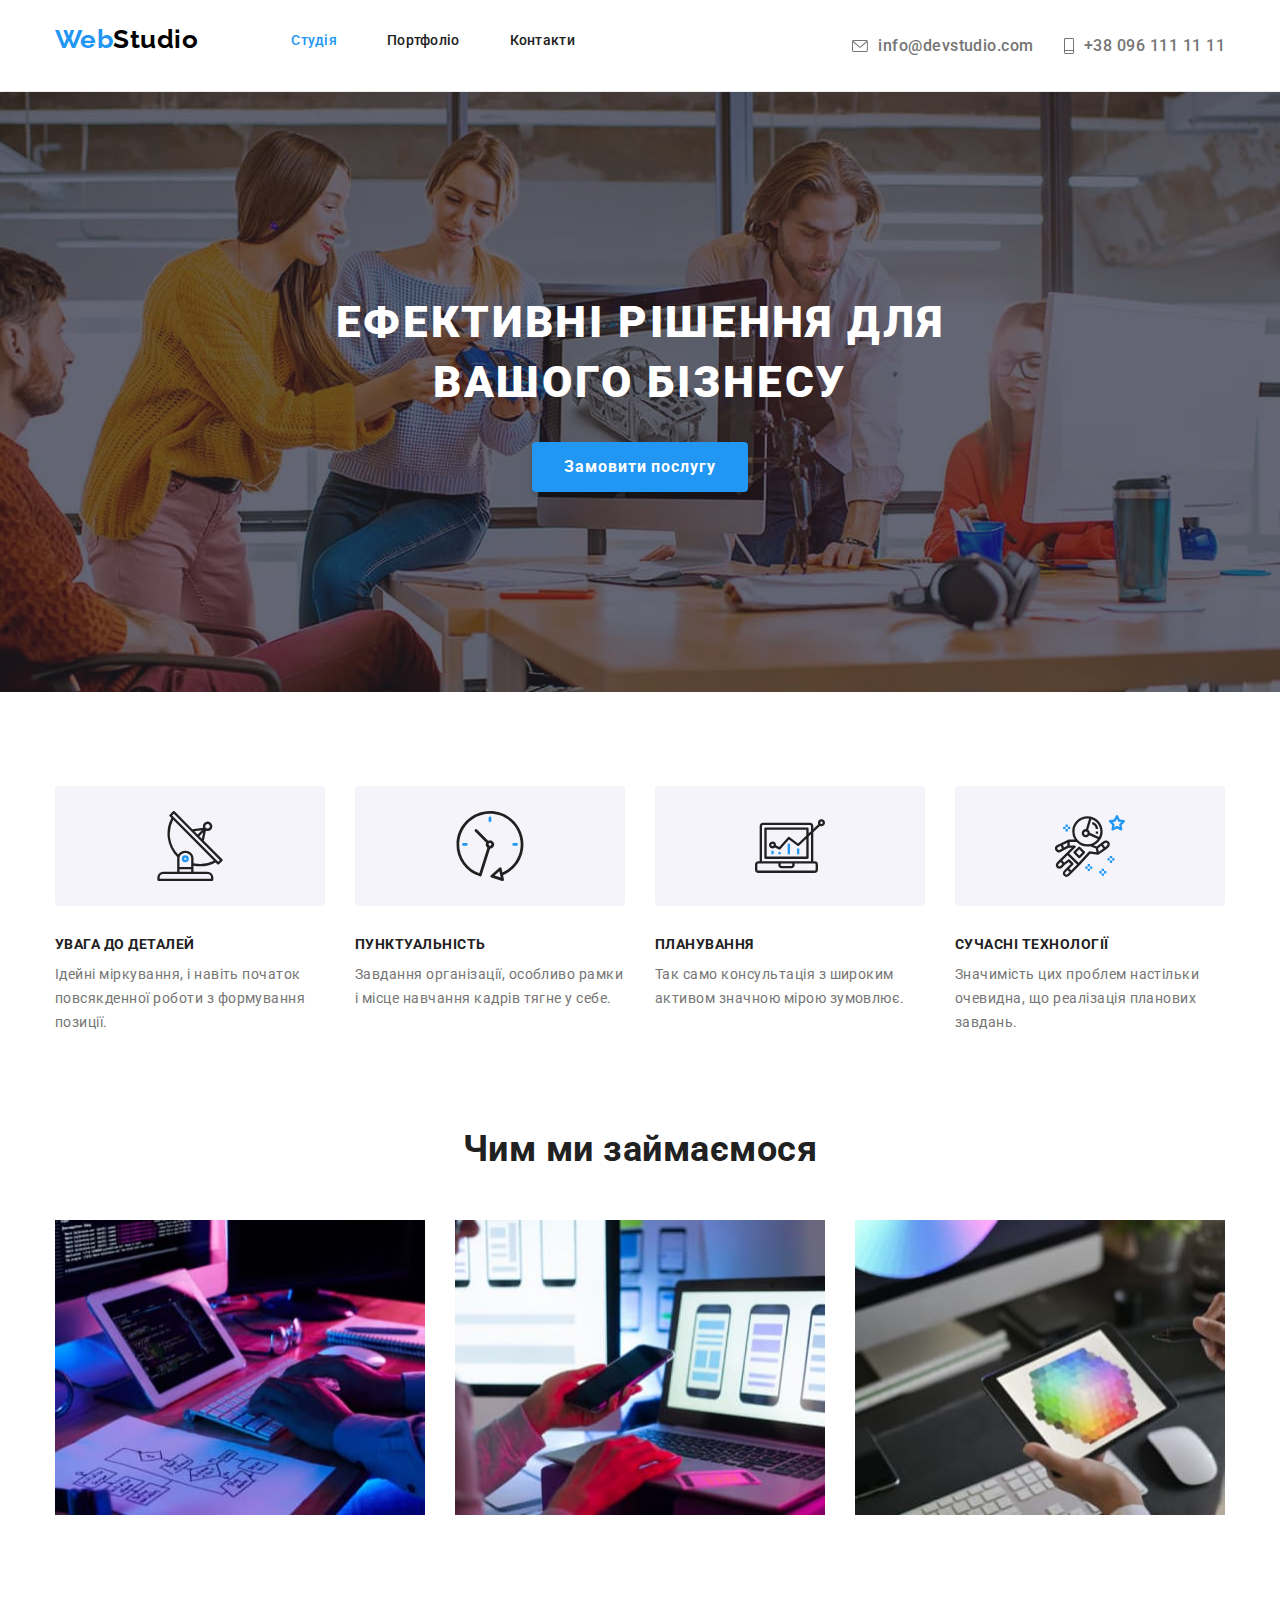
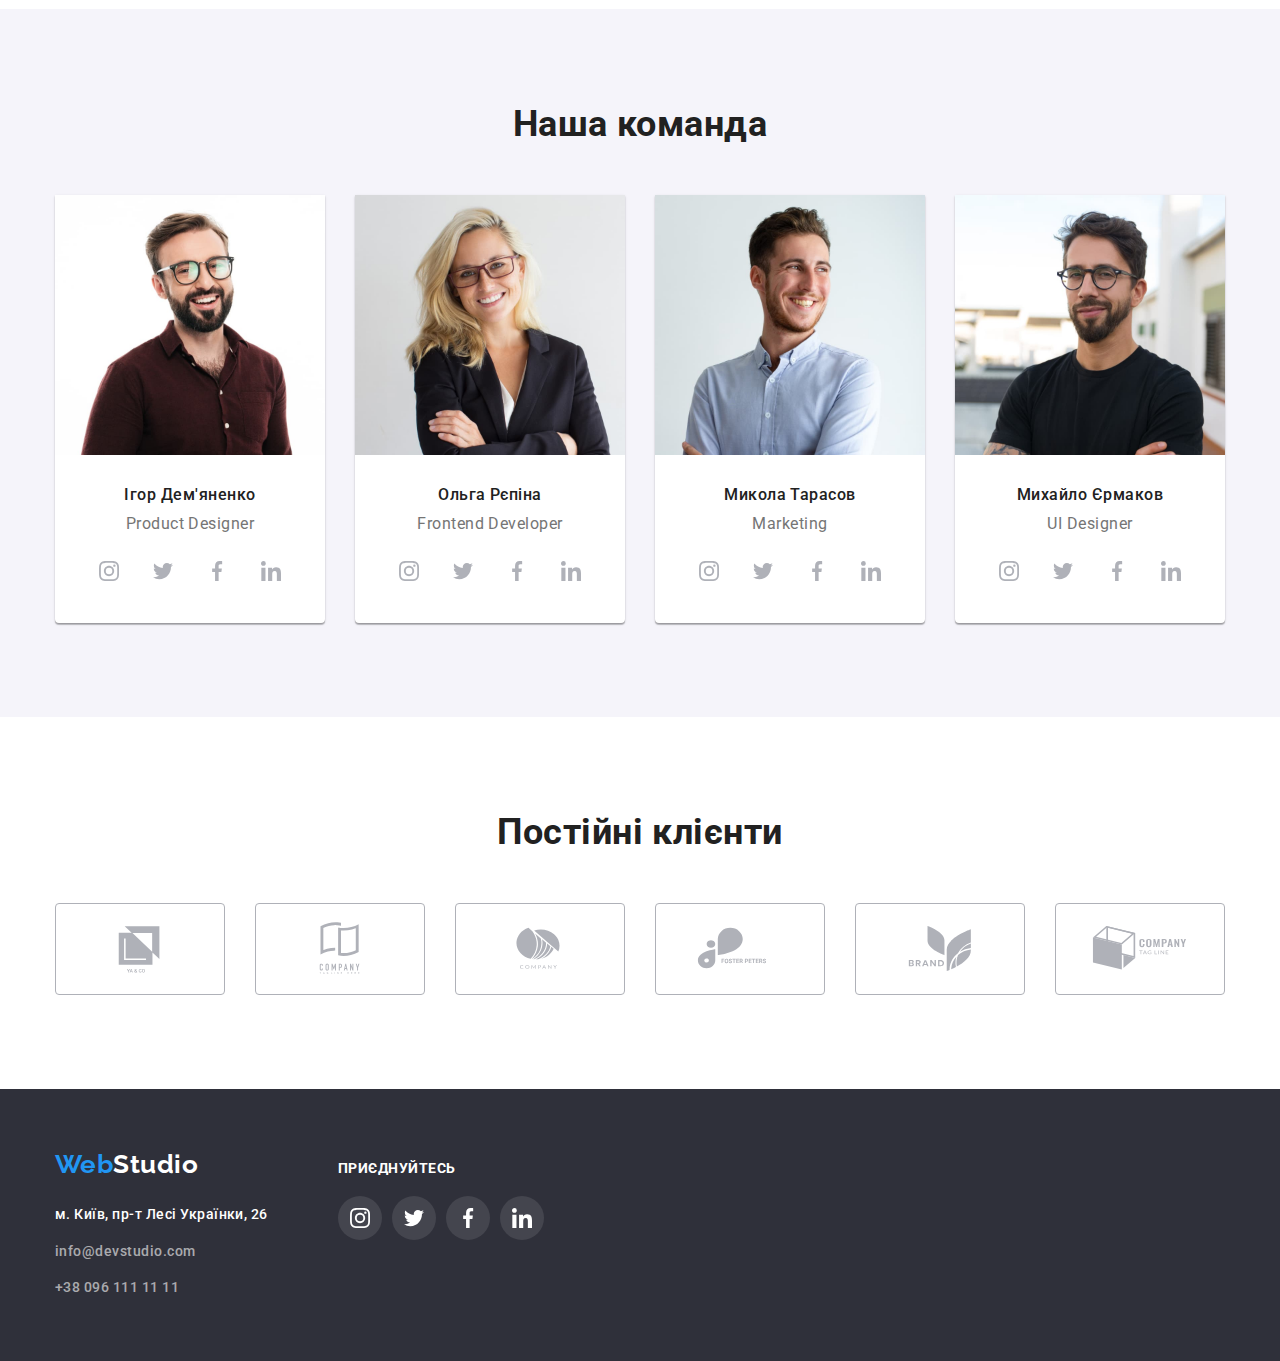
<file: index.html>
<!DOCTYPE html>
<html lang="uk">

<head>
  <meta charset="UTF-8" />
  <meta http-equiv="X-UA-Compatible" content="IE=edge" />
  <meta name="viewport" content="width=device-width, initial-scale=1.0" />
  <title>Document</title>
  <link rel="preconnect" href="https://fonts.googleapis.com" />
  <link rel="preconnect" href="https://fonts.gstatic.com" crossorigin />
  <link href="https://fonts.googleapis.com/css2?family=Raleway:wght@700&family=Roboto:wght@400;500;700;900&display=swap"
    rel="stylesheet" />
  <link rel="stylesheet" href="./css/modern-normalize.css" />
  <link rel="stylesheet" href="./css/styles.css" />
</head>

<body>
  <header class="page-header">
    <div class="container header-container">
      <a class="header-link logo-site" lang="en" href="#">
        <span class="logo-name">Web</span>Studio</a>
      <nav class="site-nav">
        <ul class="list-nav">
          <li class="list-item-nav">
            <a class="link-site-nav current" href="./index.html">Студія</a>
          </li>
          <li class="list-item-nav">
            <a class="link-site-nav" href="./portfolio.html">Портфоліо</a>
          </li>
          <li class="list-item-nav">
            <a class="link-site-nav" href="#">Контакти</a>
          </li>
        </ul>
      </nav>

      <ul class="list-contact">
        <li class="list-item-contact">
          <a class="link-contact" href="mailto:info@devstudio.com" lang="en">
            <svg class="contact-icon" width="16" height="12">
              <use href="./images/icons/icons.svg#icon-envelope"></use>
            </svg>
            info@devstudio.com</a>
        </li>
        <li class="list-item">
          <a class="link-contact" href="tel:+380961111111">
            <svg class="contact-icon" width="10" height="16">
              <use href="./images/icons/icons.svg#icon-Vector"></use>
            </svg>
            +38 096 111 11 11</a>
        </li>
      </ul>
    </div>
  </header>
  <main>
    <section class="hero container-hero">
      <div class="container">
        <h1 class="hero-title">Ефективні рішення для вашого бізнесу</h1>
        <button type="button" class="hero-btn">Замовити послугу</button>
      </div>
    </section>

    <section class="section">
      <div class="container">
        <h2 class="visually-hidden">Наші переваги</h2>
        <ul class="benefits-list benefits-container">
          <li class="benefits-item">
            <div class="benefits-icon">
              <svg class="contact-icon" width="70" height="70">
                <use href="./images/icons/icons.svg#icon-antenna"></use>
              </svg>
            </div>

            <h3 class="benefits-title">Увага до деталей</h3>
            <p class="benefits-text">
              Ідейні міркування, і навіть початок повсякденної роботи з
              формування позиції.
            </p>
          </li>
          <li class="benefits-item">
            <div class="benefits-icon">
              <svg class="contact-icon" width="70" height="70">
                <use href="./images/icons/icons.svg#icon-clock"></use>
              </svg>
            </div>

            <h3 class="benefits-title">Пунктуальність</h3>
            <p class="benefits-text">
              Завдання організації, особливо рамки і місце навчання кадрів
              тягне у себе.
            </p>
          </li>
          <li class="benefits-item">
            <div class="benefits-icon">
              <svg class="contact-icon" width="70" height="70">
                <use href="./images/icons/icons.svg#icon-diagram"></use>
              </svg>
            </div>

            <h3 class="benefits-title">Планування</h3>
            <p class="benefits-text">
              Так само консультація з широким активом значною мірою зумовлює.
            </p>
          </li>
          <li class="benefits-item">
            <div class="benefits-icon">
              <svg class="contact-icon" width="70" height="70">
                <use href="./images/icons/icons.svg#icon-astronaut"></use>
              </svg>
            </div>

            <h3 class="benefits-title">Сучасні технології</h3>
            <p class="benefits-text">
              Значимість цих проблем настільки очевидна, що реалізація
              планових завдань.
            </p>
          </li>
        </ul>
      </div>
    </section>
    <section class="section-work">
      <div class="container">
        <h2 class="section-title">Чим ми займаємося</h2>
        <ul class="work">
          <li class="work-list">
            <img src="images/about/box-1.jpg" alt="Чоловік працює на комп'ютері над створенням плану" width="370"
              height="295" />
          </li>
          <li class="work-list">
            <img src="images/about/box-2.jpg" alt="Ноутбук та мобільний телефон, створення мобільного додатку"
              width="370" height="295" />
          </li>
          <li class="work-list">
            <img src="images/about/box-3.jpg" alt="Робота на пленшеті" width="370" height="295" />
          </li>
        </ul>
      </div>
    </section>
    <section class="section section-team">
      <div class="container">
        <h2 class="section-title">Наша команда</h2>
        <ul class="team-list team-container">
          <li class="team-list-item">
            <img src="images/team/img.jpg" alt="Ігор Дем'яненко" width="270" height="260" />
            <div class="text-all">
              <h3 class="title-member">Ігор Дем'яненко</h3>
              <p class="text" lang="en">Product Designer</p>
              <ul class="socials">
                <li>
                  <a class="social-link" href="http://instagram.com" target="_blank" rel="noopener noreferrer"
                    aria-label="Instagram">
                    <svg class="social-icon" width="20" height="20">
                      <use href="./images/icons/icons.svg#icon-instagram"></use>
                    </svg></a>
                </li>
                <li>
                  <a class="social-link" href="http://twitter.com" target="_blank" rel="noopener noreferrer"
                    aria-label="Twitter">
                    <svg class="social-icon" width="20" height="20">
                      <use href="./images/icons/icons.svg#icon-twitter"></use>
                    </svg></a>
                </li>
                <li>
                  <a class="social-link" href="http://facebook.com" target="_blank" rel="noopener noreferrer"
                    aria-label="Facebook">
                    <svg class="social-icon" width="20" height="20">
                      <use href="./images/icons/icons.svg#icon-facebook"></use>
                    </svg></a>
                </li>
                <li>
                  <a class="social-link" href="http://linkedin" target="_blank" rel="noopener noreferrer"
                    aria-label="Linkedin">
                    <svg class="social-icon" width="20" height="20">
                      <use href="./images/icons/icons.svg#icon-linkedin"></use>
                    </svg></a>
                </li>
              </ul>
            </div>
          </li>
          <li class="team-list-item">
            <img src="images/team/img-1.jpg" alt="Ольга Рєпіна" width="270" height="260" />
            <div class="text-all">
              <h3 class="title-member">Ольга Рєпіна</h3>
              <p class="text" lang="en">Frontend Developer</p>
              <ul class="socials">
                <li>
                  <a class="social-link" href="http://instagram.com" target="_blank" rel="noopener noreferrer"
                    aria-label="Instagram">
                    <svg class="social-icon" width="20" height="20">
                      <use href="./images/icons/icons.svg#icon-instagram"></use>
                    </svg></a>
                </li>
                <li>
                  <a class="social-link" href="http://twitter.com" target="_blank" rel="noopener noreferrer"
                    aria-label="Twitter">
                    <svg class="social-icon" width="20" height="20">
                      <use href="./images/icons/icons.svg#icon-twitter"></use>
                    </svg></a>
                </li>
                <li>
                  <a class="social-link" href="http://facebook.com" target="_blank" rel="noopener noreferrer"
                    aria-label="Facebook">
                    <svg class="social-icon" width="20" height="20">
                      <use href="./images/icons/icons.svg#icon-facebook"></use>
                    </svg></a>
                </li>
                <li>
                  <a class="social-link" href="http://linkedin" target="_blank" rel="noopener noreferrer"
                    aria-label="Linkedin">
                    <svg class="social-icon" width="20" height="20">
                      <use href="./images/icons/icons.svg#icon-linkedin"></use>
                    </svg></a>
                </li>
              </ul>
            </div>
          </li>
          <li class="team-list-item">
            <img src="images/team/img-2.jpg" alt="Микола Тарасов" width="270" height="260" />
            <div class="text-all">
              <h3 class="title-member">Микола Тарасов</h3>
              <p class="text" lang="en">Marketing</p>
              <ul class="socials">
                <li>
                  <a class="social-link" href="http://instagram.com" target="_blank" rel="noopener noreferrer"
                    aria-label="Instagram">
                    <svg class="social-icon" width="20" height="20">
                      <use href="./images/icons/icons.svg#icon-instagram"></use>
                    </svg></a>
                </li>
                <li>
                  <a class="social-link" href="http://twitter.com" target="_blank" rel="noopener noreferrer"
                    aria-label="Twitter">
                    <svg class="social-icon" width="20" height="20">
                      <use href="./images/icons/icons.svg#icon-twitter"></use>
                    </svg></a>
                </li>
                <li>
                  <a class="social-link" href="http://facebook.com" target="_blank" rel="noopener noreferrer"
                    aria-label="Facebook">
                    <svg class="social-icon" width="20" height="20">
                      <use href="./images/icons/icons.svg#icon-facebook"></use>
                    </svg></a>
                </li>
                <li>
                  <a class="social-link" href="http://linkedin" target="_blank" rel="noopener noreferrer"
                    aria-label="Linkedin">
                    <svg class="social-icon" width="20" height="20">
                      <use href="./images/icons/icons.svg#icon-linkedin"></use>
                    </svg></a>
                </li>
              </ul>
            </div>
          </li>
          <li class="team-list-item">
            <img src="images/team/img-3.jpg" alt="Михайло Єрмаков" width="270" height="260" />
            <div class="text-all">
              <h3 class="title-member">Михайло Єрмаков</h3>
              <p class="text" lang="en">UI Designer</p>
              <ul class="socials">
                <li>
                  <a class="social-link" href="http://instagram.com" target="_blank" rel="noopener noreferrer"
                    aria-label="Instagram">
                    <svg class="social-icon" width="20" height="20">
                      <use href="./images/icons/icons.svg#icon-instagram"></use>
                    </svg></a>
                </li>
                <li>
                  <a class="social-link" href="http://twitter.com" target="_blank" rel="noopener noreferrer"
                    aria-label="Twitter">
                    <svg class="social-icon" width="20" height="20">
                      <use href="./images/icons/icons.svg#icon-twitter"></use>
                    </svg></a>
                </li>
                <li>
                  <a class="social-link" href="http://facebook.com" target="_blank" rel="noopener noreferrer"
                    aria-label="Facebook">
                    <svg class="social-icon" width="20" height="20">
                      <use href="./images/icons/icons.svg#icon-facebook"></use>
                    </svg></a>
                </li>
                <li>
                  <a class="social-link" href="http://linkedin" target="_blank" rel="noopener noreferrer"
                    aria-label="Linkedin">
                    <svg class="social-icon" width="20" height="20">
                      <use href="./images/icons/icons.svg#icon-linkedin"></use>
                    </svg></a>
                </li>
              </ul>
            </div>
          </li>
        </ul>
      </div>
    </section>
    <section class="section">
      <h2 class="section-title">Постійні клієнти</h2>
      <ul class="customers-list">
        <li class="customers-list-item">
          <a class="customers-link" href="#">
            <svg class="customers-icon" width="106" height="60">
              <use href="./images/icons/icons.svg#icon-Logo-1"></use>
            </svg>
          </a>
        </li>

        <li class="customers-list-item">
          <a class="customers-link" href="#">
            <svg class="customers-icon" width="106" height="60">
              <use href="./images/icons/icons.svg#icon-Logo-2"></use>
            </svg>
          </a>
        </li>
        <li class="customers-list-item">
          <a class="customers-link" href="#">
            <svg class="customers-icon" width="106" height="60">
              <use href="./images/icons/icons.svg#icon-Logo-3"></use>
            </svg>
          </a>
        </li>
        <li class="customers-list-item">
          <a class="customers-link" href="#">
            <svg class="customers-icon" width="106" height="60">
              <use href="./images/icons/icons.svg#icon-Logo-4"></use>
            </svg>
          </a>
        </li>
        <li class="customers-list-item">
          <a class="customers-link" href="#">
            <svg class="customers-icon" width="106" height="60">
              <use href="./images/icons/icons.svg#icon-Logo-5"></use>
            </svg>
          </a>
        </li>
        <li class="customers-list-item">
          <a class="customers-link" href="#">
            <svg class="customers-icon" width="106" height="60">
              <use href="./images/icons/icons.svg#icon-Logo-6"></use>
            </svg>
          </a>
        </li>
      </ul>
    </section>
  </main>
  <footer class="footer">
    <div class="container">
      <div class="container-footer">
        <a lang="en" href="#" class="logo-site">
          <span class="logo-footer">Web</span>Studio</a>
        <address class="contact">
          <ul class="footer-list">
            <li class="footer-list-item">
              <a href="https://goo.gl/maps/CPtrU1FHBa2aNyZL9" target="_blank" rel="noopener noreferrer nofollow"
                class="footer-text">м. Київ, пр-т Лесі Українки, 26</a>
            </li>
            <li class="footer-list-item">
              <a href="mailto:info@devstudio.com" lang="en" class="footer-contact">info@devstudio.com</a>
            </li>
            <li class="footer-list-item">
              <a href="tel:+380961111111" class="footer-contact">+38 096 111 11 11</a>
            </li>
          </ul>
        </address>
      </div>

      <div class="socials-footer">
        <p class="socials-text">приєднуйтесь</p>
        <ul class="socials-footer-list">
          <li>
            <a class="socials-footer-link" href="http://instagram.com" target="_blank" rel="noopener noreferrer"
              aria-label="Instagram">
              <svg class="social-icon-footer" width="20" height="20">
                <use href="./images/icons/icons.svg#icon-instagram"></use>
              </svg></a>
          </li>
          <li>
            <a class="socials-footer-link" href="http://twitter.com" target="_blank" rel="noopener noreferrer"
              aria-label="Twitter">
              <svg class="social-icon-footer" width="20" height="20">
                <use href="./images/icons/icons.svg#icon-twitter"></use>
              </svg></a>
          </li>
          <li>
            <a class="socials-footer-link" href="http://facebook.com" target="_blank" rel="noopener noreferrer"
              aria-label="Facebook">
              <svg class="social-icon-footer" width="20" height="20">
                <use href="./images/icons/icons.svg#icon-facebook"></use>
              </svg></a>
          </li>
          <li>
            <a class="socials-footer-link" href="http://linkedin" target="_blank" rel="noopener noreferrer"
              aria-label="Linkedin">
              <svg class="social-icon-footer" width="20" height="20">
                <use href="./images/icons/icons.svg#icon-linkedin"></use>
              </svg></a>
          </li>
        </ul>
      </div>
    </div>
  </footer>
</body>

</html>
</file>
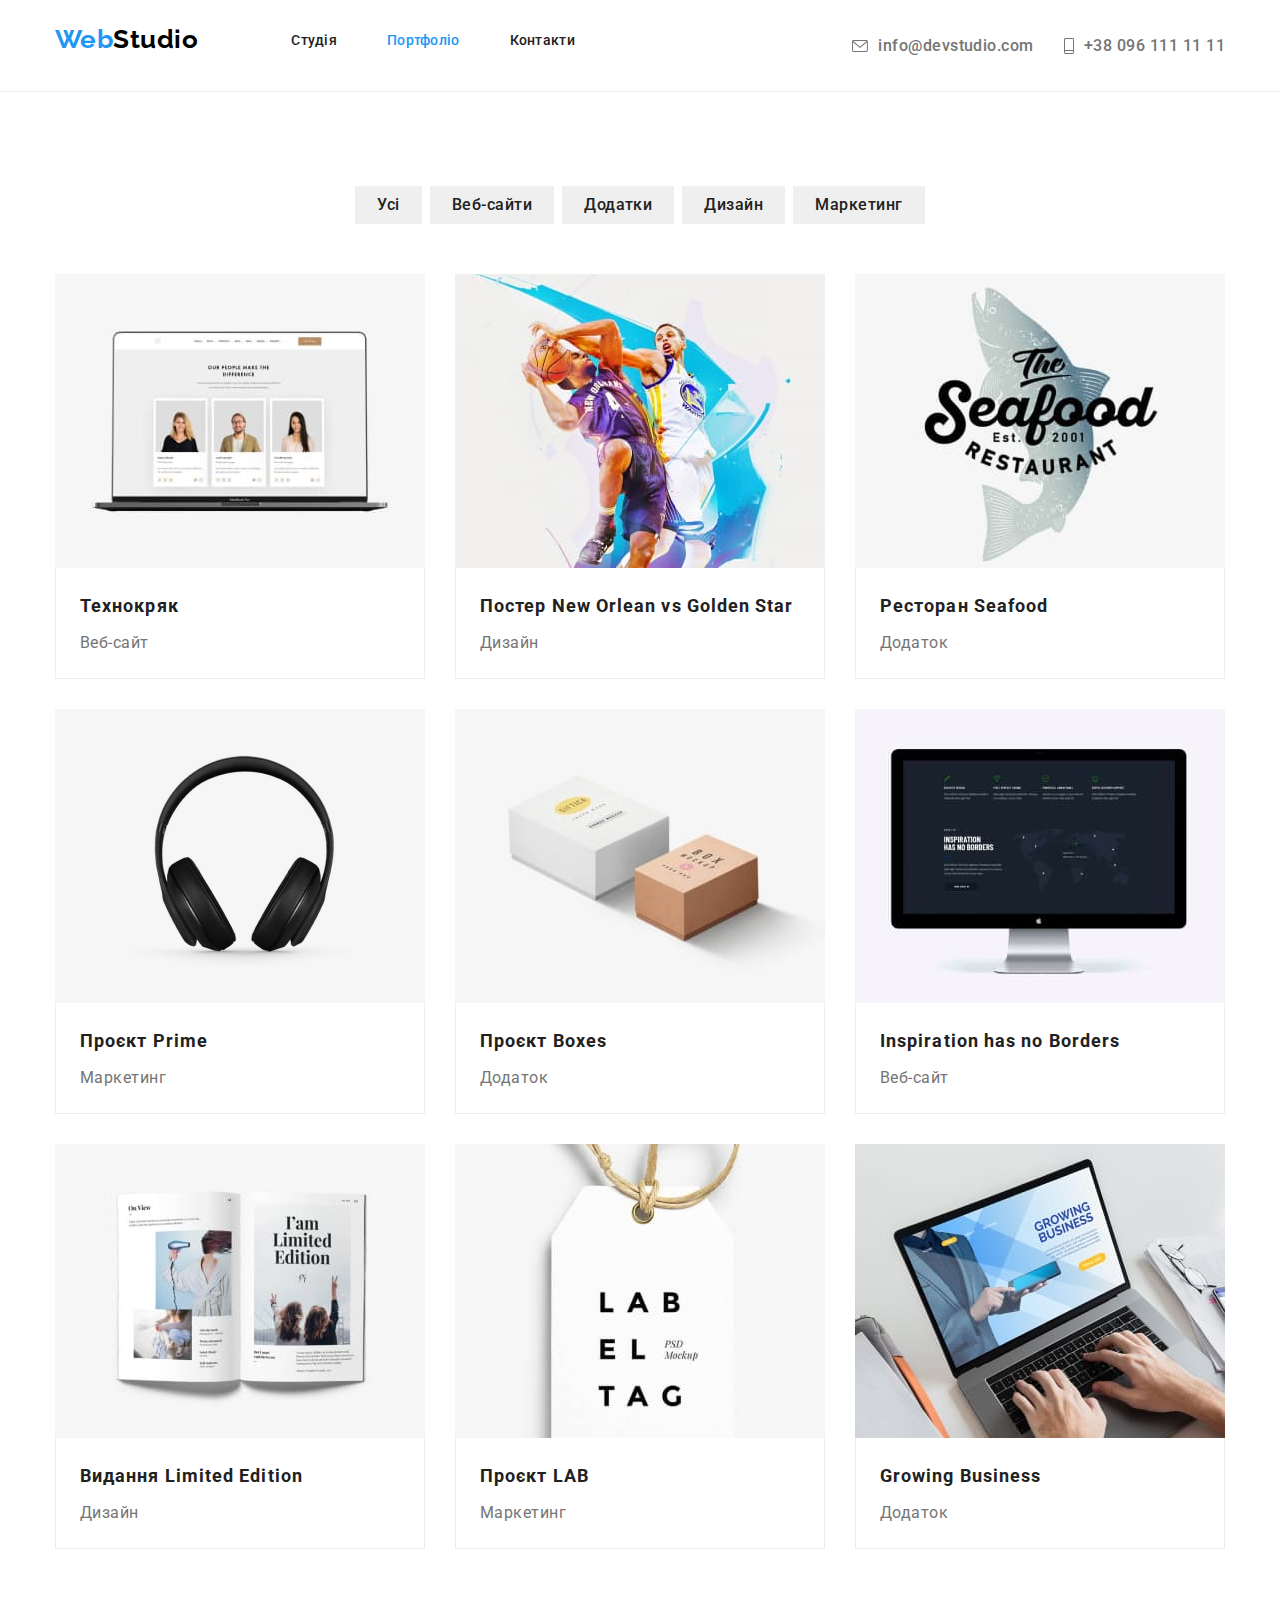
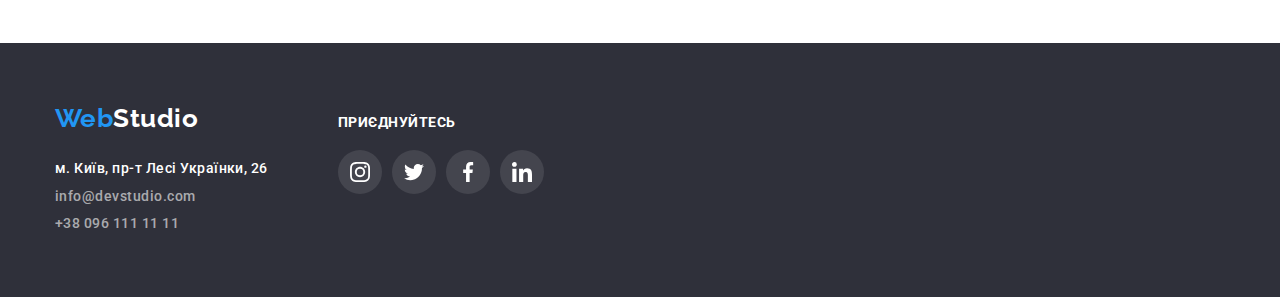
<file: portfolio.html>
<!DOCTYPE html>
<html lang="uk">

<head>
  <meta charset="UTF-8" />
  <meta http-equiv="X-UA-Compatible" content="IE=edge" />
  <meta name="viewport" content="width=device-width, initial-scale=1.0" />
  <title>Document</title>
  <link rel="preconnect" href="https://fonts.googleapis.com" />
  <link rel="preconnect" href="https://fonts.gstatic.com" crossorigin />
  <link href="https://fonts.googleapis.com/css2?family=Raleway:wght@700&family=Roboto:wght@400;500;700;900&display=swap"
    rel="stylesheet" />
  <link rel="stylesheet" href="./css/modern-normalize.css" />
  <link rel="stylesheet" href="./css/styles.css" />
</head>

<body>
  <header class="page-header">
    <div class="container header-container">
      <a class="header-link logo-site" lang="en" href="#">
        <span class="logo-name">Web</span>Studio</a>
      <nav class="site-nav">
        <ul class="list-nav">
          <li class="list-item-nav">
            <a class="link-site-nav" href="./index.html">Студія</a>
          </li>
          <li class="list-item-nav">
            <a class="link-site-nav current" href="./portfolio.html">Портфоліо</a>
          </li>
          <li class="list-item-nav">
            <a class="link-site-nav" href="#">Контакти</a>
          </li>
        </ul>
      </nav>
      <ul class="list-contact">
        <li class="list-item-contact">
          <a class="link-contact" href="mailto:info@devstudio.com" lang="en">
            <svg class="contact-icon" width="16" height="12">
              <use href="./images/icons/icons.svg#icon-envelope"></use>
            </svg>
            info@devstudio.com</a>
        </li>
        <li class="list-item">
          <a class="link-contact" href="tel:+380961111111">
            <svg class="contact-icon" width="10" height="16">
              <use href="./images/icons/icons.svg#icon-Vector"></use>
            </svg>
            +38 096 111 11 11</a>
        </li>
      </ul>
    </div>
  </header>
  <main>
    <section class="section section-project">
      <div class="container">
        <h1 class="visually-hidden">Наші проекти</h1>

        <ul class="project-list">
          <li class="btn-item">
            <button type="button" class="project-btn">Усі</button>
          </li>
          <li class="btn-item">
            <button type="button" class="project-btn">Веб-сайти</button>
          </li>
          <li class="btn-item">
            <button type="button" class="project-btn">Додатки</button>
          </li>
          <li class="btn-item">
            <button type="button" class="project-btn">Дизайн</button>
          </li>
          <li class="btn-item">
            <button type="button" class="project-btn">Маркетинг</button>
          </li>
        </ul>

        <ul class="portfolio-list">
          <li class="project-item">
            <a class="link-project" href="#" target="_blank"><img src="./images/projects/img.jpg"
                alt="Веб-сайт Технокряк" width="370" height="294" />
              <div class="project-all">
                <h2 class="project-title">Технокряк</h2>
                <p class="project-text">Веб-сайт</p>
              </div>
            </a>
          </li>
          <li class="project-item">
            <a class="link-project" href="#" target="_blank"><img src="./images/projects/img-1.jpg"
                alt="Два молодих чоловіки грають в баскетбол" width="370" height="294" />
              <div class="project-all">
                <h2 class="project-title">
                  Постер New Orlean vs Golden Star
                </h2>
                <p class="project-text">Дизайн</p>
              </div>
            </a>
          </li>
          <li class="project-item">
            <a class="link-project" href="#" target="_blank"><img src="./images/projects/img-2.jpg"
                alt="Назва ресторану Seafood" width="370" height="294" />
              <div class="project-all">
                <h2 class="project-title">Ресторан Seafood</h2>
                <p class="project-text">Додаток</p>
              </div>
            </a>
          </li>
          <li class="project-item">
            <a class="link-project" href="#" target="_blank">
              <img src="./images/projects/img-3.jpg" alt="Навушники" width="370" height="294" />
              <div class="project-all">
                <h2 class="project-title">Проєкт Prime</h2>
                <p class="project-text">Маркетинг</p>
              </div>
            </a>
          </li>
          <li class="project-item">
            <a class="link-project" href="#" target="_blank">
              <img src="./images/projects/img-4.jpg" alt="Дві коробки: біла більшого розміру, крафтова меншого"
                width="370" height="294" />
              <div class="project-all">
                <h2 class="project-title">Проєкт Boxes</h2>
                <p class="project-text">Додаток</p>
              </div>
            </a>
          </li>
          <li class="project-item">
            <a class="link-project" href="#" target="_blank">
              <img src="./images/projects/img-5.jpg" alt="Монітор комп'ютера" width="370" height="294" />
              <div class="project-all">
                <h2 class="project-title">Inspiration has no Borders</h2>
                <p class="project-text">Веб-сайт</p>
              </div>
            </a>
          </li>
          <li class="project-item">
            <a class="link-project" href="#" target="_blank">
              <img src="./images/projects/img-6.jpg" alt="Розгорнута книга" width="370" height="294" />
              <div class="project-all">
                <h2 class="project-title">Видання Limited Edition</h2>
                <p class="project-text">Дизайн</p>
              </div>
            </a>
          </li>
          <li class="project-item">
            <a class="link-project" href="#" target="_blank"><img src="./images/projects/img-7.jpg" alt="Біла етикетка"
                width="370" height="294" />
              <div class="project-all">
                <h2 class="project-title">Проєкт LAB</h2>
                <p class="project-text">Маркетинг</p>
              </div>
            </a>
          </li>
          <li class="project-item">
            <a class="link-project" href="#" target="_blank"><img src="./images/projects/img-8.jpg"
                alt="Відкитий ноутбук" width="370" height="294" />
              <div class="project-all">
                <h2 class="project-title">Growing Business</h2>
                <p class="project-text">Додаток</p>
              </div>
            </a>
          </li>
        </ul>
      </div>
    </section>
  </main>
  <footer class="footer">
    <div class="container">
      <div class="container-footer">
        <a lang="en" href="#" class="logo-site">
          <span class="logo-footer">Web</span>Studio</a>
        <address class="contact">
          <ul>
            <li>
              <a href="https://goo.gl/maps/CPtrU1FHBa2aNyZL9" target="_blank" rel="noopener noreferrer nofollow"
                class="footer-text">м. Київ, пр-т Лесі Українки, 26</a>
            </li>
            <li>
              <a href="mailto:info@devstudio.com" lang="en" class="footer-contact">info@devstudio.com</a>
            </li>
            <li>
              <a href="tel:+380961111111" class="footer-contact">+38 096 111 11 11</a>
            </li>
          </ul>
        </address>
      </div>

      <div class="socials-footer">
        <p class="socials-text">приєднуйтесь</p>
        <ul class="socials-footer-list">
          <li>
            <a class="socials-footer-link" href="http://instagram.com" target="_blank" rel="noopener noreferrer"
              aria-label="Instagram">
              <svg class="social-icon-footer" width="20" height="20">
                <use href="./images/icons/icons.svg#icon-instagram"></use>
              </svg></a>
          </li>
          <li>
            <a class="socials-footer-link" href="http://twitter.com" target="_blank" rel="noopener noreferrer"
              aria-label="Twitter">
              <svg class="social-icon-footer" width="20" height="20">
                <use href="./images/icons/icons.svg#icon-twitter"></use>
              </svg></a>
          </li>
          <li>
            <a class="socials-footer-link" href="http://facebook.com" target="_blank" rel="noopener noreferrer"
              aria-label="Facebook">
              <svg class="social-icon-footer" width="20" height="20">
                <use href="./images/icons/icons.svg#icon-facebook"></use>
              </svg></a>
          </li>
          <li>
            <a class="socials-footer-link" href="http://linkedin" target="_blank" rel="noopener noreferrer"
              aria-label="Linkedin">
              <svg class="social-icon-footer" width="20" height="20">
                <use href="./images/icons/icons.svg#icon-linkedin"></use>
              </svg></a>
          </li>
        </ul>
      </div>
    </div>
  </footer>
</body>

</html>
</file>
<file: css/styles.css>
/*колір основного тексту #757575 */
/* вторинний колір тексту #212121  */
/* білий колір #FFFFFF */
/* акцент #2196F3 */

:root {
  /* Fonts */
  --main-font: Roboto, sans-serif;
  --secondary-font: Raleway, sans-serif;
  /* Text color */
  --primary-text-color: #757575;
  --secondary-text-color: #212121;
  --accent-text-color: #2196f3;
  --primery-white-color: #ffffff;
  /* Background colors */
  --grey-bg-color: #2f303a;
  --lightgrey-bg-color: #f5f4fa;
  --btn-bg-color: #188ce8;
  /* Icons */
  --primery-icon-color: #afb1b8;

  --items: 3;
  --indent: 30px;
}

body {
  background-color: var(--primery-white-color);
  color: var(--primary-text-color);
  font-family: var(--main-font);
  font-weight: 500;
  line-height: calc(24 / 14);
  letter-spacing: 0.03em;
}

/* Reset */

h1,
h2,
h3,
h4,
h5,
h6,
p {
  margin: 0;
}

ul {
  list-style: none;
  margin: 0;
  padding: 0;
}

img {
  display: block;
}

.container {
  width: 1200px;
  padding-left: 15px;
  padding-right: 15px;
  margin-left: auto;
  margin-right: auto;

  /* outline: 2px solid tomato; */
}

/* HEADER */

.header-container {
  display: flex;
}

.header-link {
  margin-right: 93px;
  display: block;
  align-items: center;
  padding-top: 24px;
  padding-bottom: 25px;
  align-items: center;
  color: var(--secondary-text-color);
  text-decoration: none;
}

.site-nav {
  margin-right: auto;
}

.list-nav {
  display: flex;
  gap: 50px;
}

.page-header .link-site-nav {
  display: block;
  padding-top: 32px;
  padding-bottom: 32px;
  font-weight: 500;
  font-size: 14px;
  line-height: calc(16 / 14);
  letter-spacing: 0.02em;
  text-decoration: none;
}

/* Site nav */

.logo-site {
  font-family: "Raleway";
  font-weight: 700;
  font-size: 26px;
  line-height: calc(31 / 26);
  color: #000000;
}

.logo-name,
.list-contact .link-contact:hover,
.list-contact .link-contact:focus,
.site-nav .link-site-nav.current,
.site-nav .link-site-nav:hover,
.site-nav .link-site-nav:focus {
  color: var(--accent-text-color);
}

.page-header .link-site-nav {
  color: var(--secondary-text-color);
}

.page-header {
  border-bottom: 1px solid #ececec;
}

.list-contact {
  display: flex;
  align-items: center;
  gap: 30px;

}




.link-contact {
  display: flex;
  align-items: center;
  justify-content: center;
  gap: 10px;
  padding-top: 32px;
  padding-bottom: 32px;
  color: var(--primary-text-color);
  text-decoration: none;
}

.contact-icon {
  display: flexbox;
  align-items: center;

  fill: var(--primary-text-color);
}

.link-contact:hover .contact-icon,
.link-contact:focus .contact-icon {
  fill: var(--accent-text-color);
}

/* Hero */

.container-hero {
  max-width: 1600px;
  height: 600px;
  margin-left: auto;
  margin-right: auto;
  background-image: linear-gradient(to right, #2f303a66, #2f303a66 40%),
    url(../images/bg/Img-1.jpg);
  background-position: center;
}

.hero {
  padding-top: 200px;
  padding-bottom: 200px;
  background-color: var(--grey-bg-color);
  text-align: center;
}
.hero-title {
  margin-bottom: 30px;
  width: 696px;
  font-weight: 900;
  font-size: 44px;
  line-height: calc(60 / 44);
  margin-left: auto;
  margin-right: auto;
  letter-spacing: 0.06em;
  text-transform: uppercase;
  color: var(--primery-white-color);
}

.hero-btn {
  width: 216px;
  min-height: 50px;
  padding: 10px 28px;
  font-family: inherit;
  font-weight: 700;
  font-size: 16px;
  line-height: calc(30 / 16);
  letter-spacing: 0.06em;
  color: var(--primery-white-color);
  background: var(--accent-text-color);
  border: transparent;
  box-shadow: 0px 4px 4px rgba(0, 0, 0, 0.15);
  border-radius: 4px;
  cursor: pointer;
}

.hero-btn:hover,
.hero-btn:focus {
  background-color: var(--btn-bg-color);
}

/* Section */

.section {
  padding-top: 94px;
  padding-bottom: 94px;
}
.section-title {
  margin-bottom: 50px;
  font-weight: 700;
  font-size: 36px;
  line-height: calc(42 / 36);
  text-align: center;

  color: var(--secondary-text-color);
}

/* Benefits */

.benefits-container {
  display: flex;
}

.visually-hidden {
  position: absolute;
  white-space: nowrap;
  width: 1px;
  height: 1px;
  overflow: hidden;
  border: 0;
  padding: 0;
  clip: rect(0 0 0 0);
  clip-path: inset(50%);
  margin: -1px;
}

.benefits-title {
  margin-bottom: 10px;
  font-weight: 700;
  font-size: 14px;
  line-height: calc(16 / 14);
  text-transform: uppercase;
  color: var(--secondary-text-color);
}

.benefits-text {
  font-weight: 400;
  font-size: 14px;
  line-height: calc(24 / 14);
  color: var(--primary-text-color);
}

.benefits-list {
  gap: 30px;
  font-weight: 700;
  font-size: 36px;
  line-height: calc(42 / 36);
  color: var(--secondary-text-color);
}

.benefits-item {
  width: 270px;
}
.benefits-icon {
  display: flex;
  align-items: center;
  justify-content: center;
  height: 120px;
  margin-bottom: 30px;

  background-color: #f5f4fa;
  border-radius: 4px;
}

/* Work */

.section-work {
  padding-bottom: 94px;
}

.work {
  display: flex;
  gap: 30px;
}

/* Team */

.team-container {
  display: flex;
  gap: 30px;
}

.text-all {
  padding: 30px 30px;
}

.section-team {
  background-color: var(--lightgrey-bg-color);
}

.team-list-item {
  background-color: var(--primery-white-color);
  box-shadow: 0px 1px 3px rgba(0, 0, 0, 0.12), 0px 1px 1px rgba(0, 0, 0, 0.14),
    0px 2px 1px rgba(0, 0, 0, 0.2);
  border-radius: 0px 0px 4px 4px;
}

.title-member {
  margin-bottom: 10px;
  font-weight: 500;
  font-size: 16px;
  line-height: calc(19 / 16);
  text-align: center;
  color: var(--secondary-text-color);
}

.text {
  margin-bottom: 16px;
  font-weight: 400;
  font-size: 16px;
  line-height: calc(19 / 16);
  text-align: center;

  color: var(--primary-text-color);
}

.socials {
  display: flex;
  gap: 10px;
  justify-content: center;
}

.social-link {
  display: flex;
  align-items: center;
  justify-content: center;

  width: 44px;
  height: 44px;

  background-color: var(--primery-white-color);
  border-radius: 50%;
}

.social-icon {
  fill: var(--primery-icon-color);
}

.social-link:hover,
.social-link:focus {
  background-color: var(--accent-text-color);
}
.social-link:hover .social-icon,
.social-link:focus .social-icon {
  fill: var(--primery-white-color);
}

/* Customers */

.customers-list {
  display: flex;
  gap: 30px;
  align-items: center;
  justify-content: center;
}

.customers-link {
  display: flex;
  align-items: center;
  justify-content: center;
  height: 92px;
  width: 170px;
  border: 1px solid #afb1b8;
  border-radius: 4px;
}

.customers-link:hover,
.customers-link:focus {
  border: 1px solid var(--accent-text-color);
}


.customers-link:hover .customers-icon,
.customers-link:focus .customers-icon {
  fill: var(--accent-text-color);
 
}


.customers-icon {
  fill: #afb1b8;
}

/* Footer */

.footer {
  padding-top: 60px;
  padding-bottom: 60px;
  background-color: var(--grey-bg-color);
}

.contact {
  font-style: normal;
}

.footer-text {
  font-size: 14px;
  line-height: calc(24 / 14);
  color: var(--primery-white-color);
  text-decoration: none;
}

.footer .logo-site {
  display: block;
  margin-bottom: 20px;
  color: var(--primery-white-color);
  text-decoration: none;
}

.logo-footer {
  color: var(--accent-text-color);
}

.link {
  text-decoration: none;
}

.footer-list-item {
  margin-bottom: 9px;
}

.footer-list-item:last-child {
  margin-bottom: 0;
}

.footer-contact {
  margin-bottom: 9px;
  font-size: 14px;
  line-height: calc(24 / 14);
  color: rgba(255, 255, 255, 0.6);
  text-decoration: none;
}

.footer-contact:hover,
.footer-contact:focus {
  color: var(--accent-text-color);
}
.footer .container {
  display: flex;
  align-items: baseline;
  gap: 70px;
}

.socials-text {
  margin-bottom: 20px;

  font-weight: 700;
  font-size: 14px;
  line-height: calc(16 / 14);
  text-transform: uppercase;

  color: var(--primery-white-color);
}

.socials-footer-list {
  display: flex;
  gap: 10px;
  justify-content: center;
}

.socials-footer-link {
  display: flex;
  align-items: center;
  justify-content: center;

  width: 44px;
  height: 44px;

  background-color: rgba(255, 255, 255, 0.1);
  border-radius: 50%;
}

.socials-footer-link:hover,
.socials-footer-link:focus
 {
  background-color: var(--accent-text-color);
}

.social-icon-footer {
  fill: var(--primery-white-color);
}

/* ПОРТФОЛІО */
/* Наші проекти */

/* Button */

.project-list {
  display: flex;
  justify-content: center;
  margin-bottom: 50px;
  gap: 8px;
}

.project-btn {
  padding: 6px 22px;
  font-family: inherit;
  font-weight: 500;
  font-size: 16px;
  line-height: calc(26 / 16);
  text-align: center;
  letter-spacing: 0.03em;

  color: var(--secondary-text-color);
  cursor: pointer;
  border: transparent;
}

.project-btn:hover,
.project-btn:focus {
  background-color: var(--accent-text-color);
  color: var(--primery-white-color);
  box-shadow: 0px 3px 1px rgba(0, 0, 0, 0.1), 0px 1px 2px rgba(0, 0, 0, 0.08),
    0px 2px 2px rgba(0, 0, 0, 0.12);
  border-radius: 4px;
}

/* Project*/

.portfolio-list {
  display: flex;
  flex-wrap: wrap;
  gap: 30px;
}

.link-project {
  display: block;
  text-decoration: none;
}

.project-item {
  flex-basis: calc((100% - var(var(--indent)) * var(--items) - 1)) /
    var(--items);
}

.link-project:hover,
.link-project:focus {
  border: 1px #eeeeee;
  box-shadow: 0px 1px 1px rgba(0, 0, 0, 0.12), 0px 4px 4px rgba(0, 0, 0, 0.06),
    1px 4px 6px rgba(0, 0, 0, 0.16);
}

.project-title {
  margin-bottom: 4px;
  font-weight: 700;
  font-size: 18px;
  line-height: calc(36 / 18);
  letter-spacing: 0.06em;
  color: var(--secondary-text-color);
  text-decoration: none;
}

.project-text {
  font-weight: 400;
  font-size: 16px;
  line-height: calc(30 / 16);
  color: var(--primary-text-color);
  text-decoration: none;
}

.project-all {
  padding: 20px 24px;
  border: 1px solid #eeeeee;
  border-top: none;
}
</file>
